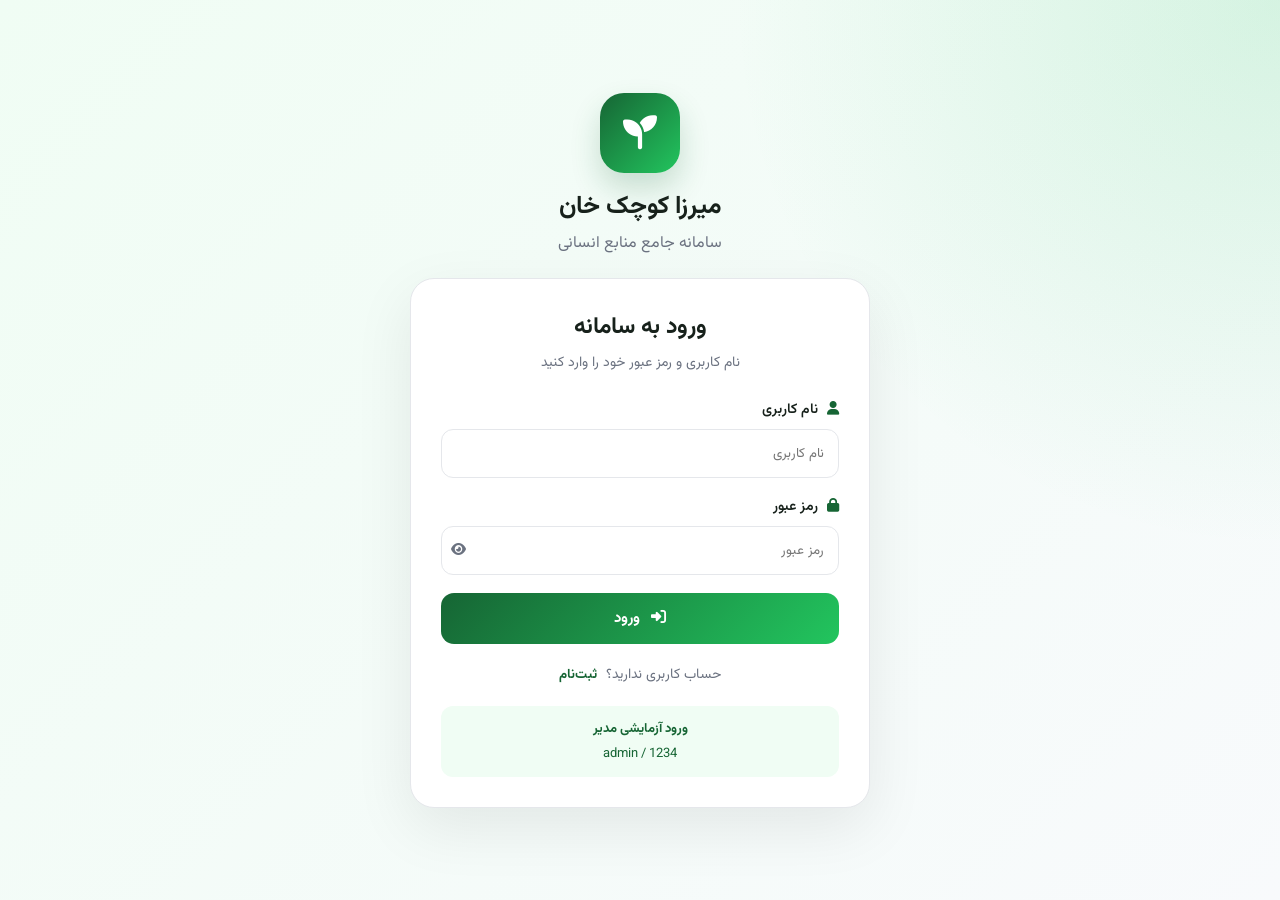
<file: index.html>
<!DOCTYPE html>
<html lang="fa" dir="rtl">
<head>
    <meta charset="UTF-8">
    <meta name="viewport" content="width=device-width, initial-scale=1.0">
    <meta name="theme-color" content="#166534">

    <title>سامانه جامع منابع انسانی و حضور و غیاب میرزا کوچک خان</title>

    <link rel="preconnect" href="https://fonts.googleapis.com">
    <link rel="preconnect" href="https://fonts.gstatic.com" crossorigin>

    <link
        href="https://fonts.googleapis.com/css2?family=Vazirmatn:wght@300;400;500;600;700;800;900&display=swap"
        rel="stylesheet"
    >

    <link
        rel="stylesheet"
        href="https://cdnjs.cloudflare.com/ajax/libs/font-awesome/6.5.2/css/all.min.css"
    >

    <link rel="stylesheet" href="style.css">
</head>

<body>

<!-- =========================
     LOGIN
========================= -->

<div id="authPage" class="auth-page">

    <div class="auth-container">

        <div class="auth-brand">

            <div class="auth-logo">
                <i class="fa-solid fa-seedling"></i>
            </div>

            <h1>میرزا کوچک خان</h1>

            <p>
                سامانه جامع منابع انسانی
            </p>

        </div>


        <!-- LOGIN -->

        <div id="loginBox" class="auth-box">

            <div class="auth-title">
                <h2>ورود به سامانه</h2>

                <p>
                    نام کاربری و رمز عبور خود را وارد کنید
                </p>
            </div>


            <form id="loginForm">

                <div class="input-group">

                    <label>
                        <i class="fa-solid fa-user"></i>
                        نام کاربری
                    </label>

                    <input
                        id="loginUsername"
                        type="text"
                        required
                        placeholder="نام کاربری"
                    >

                </div>


                <div class="input-group">

                    <label>
                        <i class="fa-solid fa-lock"></i>
                        رمز عبور
                    </label>

                    <div class="password-input">

                        <input
                            id="loginPassword"
                            type="password"
                            required
                            placeholder="رمز عبور"
                        >

                        <button
                            type="button"
                            class="password-toggle"
                            data-target="loginPassword"
                        >
                            <i class="fa-solid fa-eye"></i>
                        </button>

                    </div>

                </div>


                <button
                    class="auth-btn"
                    type="submit"
                >
                    <i class="fa-solid fa-right-to-bracket"></i>
                    ورود
                </button>

            </form>


            <div class="auth-help">
                <span>حساب کاربری ندارید؟</span>

                <button
                    id="showRegisterBtn"
                    type="button"
                    class="link-btn"
                >
                    ثبت‌نام
                </button>
            </div>


            <div class="demo-login">

                <strong>ورود آزمایشی مدیر</strong>

                <span>
                    admin / 1234
                </span>

            </div>

        </div>


        <!-- REGISTER -->

        <div id="registerBox" class="auth-box hidden">

            <div class="auth-title">

                <h2>
                    ثبت‌نام کارمند
                </h2>

                <p>
                    اطلاعات اولیه خود را وارد کنید
                </p>

            </div>


            <form id="registerForm">

                <div class="input-group">

                    <label>
                        <i class="fa-solid fa-user"></i>
                        نام و نام خانوادگی
                    </label>

                    <input
                        id="registerName"
                        required
                        placeholder="مثلاً علی احمدی"
                    >

                </div>


                <div class="input-group">

                    <label>
                        <i class="fa-solid fa-id-card"></i>
                        کد ملی
                    </label>

                    <input
                        id="registerNationalCode"
                        required
                        maxlength="10"
                        placeholder="مثلاً 0012345678"
                    >

                </div>


                <div class="input-group">

                    <label>
                        <i class="fa-solid fa-user-tag"></i>
                        نام کاربری
                    </label>

                    <input
                        id="registerUsername"
                        required
                        placeholder="نام کاربری"
                    >

                </div>


                <div class="input-group">

                    <label>
                        <i class="fa-solid fa-lock"></i>
                        رمز عبور
                    </label>

                    <input
                        id="registerPassword"
                        type="password"
                        required
                        minlength="4"
                        placeholder="حداقل ۴ کاراکتر"
                    >

                </div>


                <button
                    class="auth-btn"
                    type="submit"
                >
                    <i class="fa-solid fa-user-plus"></i>
                    ثبت‌نام
                </button>

            </form>


            <div class="auth-help">

                <span>
                    قبلاً ثبت‌نام کرده‌اید؟
                </span>

                <button
                    id="showLoginBtn"
                    type="button"
                    class="link-btn"
                >
                    ورود
                </button>

            </div>

        </div>

    </div>

</div>


<!-- =========================
     APPLICATION
========================= -->

<div id="app" class="app hidden">

    <div
        id="menuOverlay"
        class="menu-overlay"
    ></div>


    <button
        id="mobileMenuBtn"
        class="mobile-menu-btn"
        type="button"
    >
        <i class="fa-solid fa-bars"></i>
    </button>


    <!-- SIDEBAR -->

    <aside id="sidebar" class="sidebar">

        <div class="brand">

            <div class="brand-logo">
                <i class="fa-solid fa-seedling"></i>
            </div>

            <div class="brand-text">

                <strong>
                    میرزا کوچک خان
                </strong>

                <span>
                    سامانه جامع منابع انسانی
                </span>

            </div>

        </div>


        <!-- ADMIN MENU -->

        <nav
            id="adminMenu"
            class="sidebar-menu"
        >

            <button
                class="menu-item active"
                data-page="dashboard"
                type="button"
            >
                <span class="menu-icon">
                    <i class="fa-solid fa-chart-pie"></i>
                </span>

                <span>داشبورد</span>
            </button>


            <button
                class="menu-item"
                data-page="employees"
                type="button"
            >
                <span class="menu-icon">
                    <i class="fa-solid fa-users"></i>
                </span>

                <span>کارکنان</span>

                <span
                    id="employeeMenuBadge"
                    class="menu-badge"
                >
                    0
                </span>
            </button>


            <button
                class="menu-item"
                data-page="attendance"
                type="button"
            >
                <span class="menu-icon">
                    <i class="fa-solid fa-clock"></i>
                </span>

                <span>حضور و غیاب</span>
            </button>


            <button
                class="menu-item"
                data-page="leave"
                type="button"
            >
                <span class="menu-icon">
                    <i class="fa-solid fa-calendar-days"></i>
                </span>

                <span>مرخصی</span>

                <span
                    id="leaveMenuBadge"
                    class="menu-badge warning"
                >
                    0
                </span>
            </button>


            <button
                class="menu-item"
                data-page="payroll"
                type="button"
            >
                <span class="menu-icon">
                    <i class="fa-solid fa-money-bill-wave"></i>
                </span>

                <span>حقوق و کسورات</span>
            </button>


            <button
                class="menu-item"
                data-page="reports"
                type="button"
            >
                <span class="menu-icon">
                    <i class="fa-solid fa-chart-column"></i>
                </span>

                <span>گزارش‌ها</span>
            </button>

        </nav>


        <!-- EMPLOYEE MENU -->

        <nav
            id="employeeMenu"
            class="sidebar-menu hidden"
        >

            <button
                class="menu-item active"
                data-page="myProfile"
                type="button"
            >
                <span class="menu-icon">
                    <i class="fa-solid fa-user"></i>
                </span>

                <span>پروفایل من</span>
            </button>


            <button
                class="menu-item"
                data-page="myAttendance"
                type="button"
            >
                <span class="menu-icon">
                    <i class="fa-solid fa-clock"></i>
                </span>

                <span>حضور و غیاب من</span>
            </button>


            <button
                class="menu-item"
                data-page="myLeave"
                type="button"
            >
                <span class="menu-icon">
                    <i class="fa-solid fa-calendar-days"></i>
                </span>

                <span>مرخصی من</span>
            </button>


            <button
                class="menu-item"
                data-page="myPayroll"
                type="button"
            >
                <span class="menu-icon">
                    <i class="fa-solid fa-money-bill-wave"></i>
                </span>

                <span>حقوق من</span>
            </button>

        </nav>


        <div class="sidebar-footer">

            <div>
                سامانه منابع انسانی
            </div>

            <small>
                MIRZA KHAN HR
            </small>

        </div>

    </aside>


    <!-- MAIN -->

    <div class="main-layout">

        <header class="topbar">

            <div class="topbar-title">

                <h1 id="pageTitle">
                    داشبورد
                </h1>

                <span id="pageSubtitle">
                    مدیریت جامع منابع انسانی
                </span>

            </div>


            <div class="topbar-actions">

                <button
                    id="notificationButton"
                    class="icon-button"
                    type="button"
                >
                    <i class="fa-regular fa-bell"></i>

                    <span id="notificationBadge">
                        0
                    </span>
                </button>


                <button
                    id="profileButton"
                    class="user-button"
                    type="button"
                >

                    <span
                        id="topAvatar"
                        class="user-avatar"
                    >
                        م
                    </span>

                    <span class="user-info">

                        <strong id="topUserName">
                            مدیر سیستم
                        </strong>

                        <small id="topUserRole">
                            مدیریت منابع انسانی
                        </small>

                    </span>

                </button>


                <button
                    id="logoutBtn"
                    class="logout-btn"
                    type="button"
                    title="خروج"
                >
                    <i class="fa-solid fa-right-from-bracket"></i>
                </button>

            </div>

        </header>


        <main class="content">


            <!-- =========================
                 ADMIN DASHBOARD
            ========================== -->

            <section
                id="page-dashboard"
                class="page active-page"
            >

                <div class="dashboard-hero">

                    <div class="hero-content">

                        <span class="hero-label">
                            <i class="fa-solid fa-leaf"></i>
                            سامانه جامع منابع انسانی
                        </span>

                        <h2>
                            مدیریت هوشمند
                            <span class="green-text">
                                سرمایه انسانی
                            </span>
                        </h2>

                        <p>
                            مدیریت کارکنان، حضور و غیاب،
                            مرخصی، حقوق و کسورات در یک سامانه یکپارچه.
                        </p>

                        <div class="hero-actions">

                            <button
                                class="primary-btn"
                                data-page="employees"
                                type="button"
                            >
                                <i class="fa-solid fa-users"></i>
                                مدیریت کارکنان
                            </button>

                            <button
                                class="secondary-btn"
                                data-page="attendance"
                                type="button"
                            >
                                <i class="fa-solid fa-clock"></i>
                                حضور و غیاب
                            </button>

                        </div>

                    </div>


                    <div class="hero-decoration">

                        <div class="hero-circle circle-one"></div>
                        <div class="hero-circle circle-two"></div>

                        <i class="fa-solid fa-seedling"></i>

                    </div>

                </div>


                <div class="stats-grid">

                    <div class="stat-card green-card">

                        <div class="stat-icon">
                            <i class="fa-solid fa-users"></i>
                        </div>

                        <h3 id="totalEmployees">0</h3>

                        <p>کل کارکنان</p>

                    </div>


                    <div class="stat-card success-card">

                        <div class="stat-icon">
                            <i class="fa-solid fa-user-check"></i>
                        </div>

                        <h3 id="presentEmployees">0</h3>

                        <p>حاضر امروز</p>

                    </div>


                    <div class="stat-card danger-card">

                        <div class="stat-icon">
                            <i class="fa-solid fa-user-xmark"></i>
                        </div>

                        <h3 id="absentEmployees">0</h3>

                        <p>غایب امروز</p>

                    </div>


                    <div class="stat-card warning-card">

                        <div class="stat-icon">
                            <i class="fa-solid fa-person-walking-arrow-right"></i>
                        </div>

                        <h3 id="lateEmployees">0</h3>

                        <p>تأخیر امروز</p>

                    </div>

                </div>


                <div class="dashboard-grid">

                    <div class="card">

                        <div class="section-card-header">

                            <h3>
                                کارکنان اخیر
                            </h3>

                            <button
                                class="text-button"
                                data-page="employees"
                                type="button"
                            >
                                مشاهده همه
                                <i class="fa-solid fa-arrow-left"></i>
                            </button>

                        </div>

                        <div id="recentEmployees"></div>

                    </div>


                    <div class="card">

                        <div class="section-card-header">

                            <h3>
                                فعالیت‌های اخیر
                            </h3>

                        </div>

                        <div id="recentActivities"></div>

                    </div>

                </div>

            </section>


            <!-- =========================
                 EMPLOYEES
            ========================== -->

            <section
                id="page-employees"
                class="page"
            >

                <div class="page-toolbar">

                    <div>

                        <h2 class="section-title">
                            مدیریت کارکنان
                        </h2>

                        <p class="section-subtitle">
                            ثبت، ویرایش و مدیریت اطلاعات کارکنان
                        </p>

                    </div>


                    <button
                        id="addEmployeeBtn"
                        class="primary-btn"
                        type="button"
                    >
                        <i class="fa-solid fa-user-plus"></i>
                        افزودن کارمند
                    </button>

                </div>


                <div class="card">

                    <div class="table-header">

                        <div class="search-box">

                            <i class="fa-solid fa-magnifying-glass"></i>

                            <input
                                id="employeeSearch"
                                type="search"
                                placeholder="جستجوی نام، کد ملی یا کد پرسنلی..."
                            >

                        </div>


                        <select
                            id="employeeDepartmentFilter"
                            class="filter-select"
                        >

                            <option value="">
                                همه واحدها
                            </option>

                            <option>منابع انسانی</option>
                            <option>مالی</option>
                            <option>تولید</option>
                            <option>فنی</option>
                            <option>اداری</option>
                            <option>حراست</option>

                        </select>

                    </div>


                    <div class="table-container">

                        <table>

                            <thead>

                                <tr>

                                    <th>کارمند</th>
                                    <th>کد پرسنلی</th>
                                    <th>واحد</th>
                                    <th>سمت</th>
                                    <th>وضعیت</th>
                                    <th>عملیات</th>

                                </tr>

                            </thead>

                            <tbody id="employeesTableBody"></tbody>

                        </table>

                    </div>

                </div>

            </section>


            <!-- =========================
                 ATTENDANCE
            ========================== -->

            <section
                id="page-attendance"
                class="page"
            >

                <div class="page-toolbar">

                    <div>

                        <h2 class="section-title">
                            حضور و غیاب کارکنان
                        </h2>

                        <p class="section-subtitle">
                            مدیر می‌تواند وضعیت حضور هر کارمند را ثبت کند
                        </p>

                    </div>

                    <input
                        id="attendanceDate"
                        class="date-input"
                        type="date"
                    >

                </div>


                <div class="attendance-stats">

                    <div class="attendance-stat">
                        <strong id="attendancePresent">0</strong>
                        <span>حاضر</span>
                    </div>

                    <div class="attendance-stat">
                        <strong id="attendanceAbsent">0</strong>
                        <span>غایب</span>
                    </div>

                    <div class="attendance-stat">
                        <strong id="attendanceLate">0</strong>
                        <span>تأخیر</span>
                    </div>

                    <div class="attendance-stat">
                        <strong id="attendanceLeave">0</strong>
                        <span>مرخصی</span>
                    </div>

                </div>


                <div class="card">

                    <div class="table-container">

                        <table>

                            <thead>

                                <tr>

                                    <th>کارمند</th>
                                    <th>ورود</th>
                                    <th>خروج</th>
                                    <th>وضعیت</th>
                                    <th>عملیات</th>

                                </tr>

                            </thead>

                            <tbody id="attendanceTableBody"></tbody>

                        </table>

                    </div>

                </div>

            </section>


            <!-- =========================
                 LEAVE ADMIN
            ========================== -->

            <section
                id="page-leave"
                class="page"
            >

                <div class="page-toolbar">

                    <div>

                        <h2 class="section-title">
                            مدیریت مرخصی
                        </h2>

                        <p class="section-subtitle">
                            بررسی و تأیید درخواست‌های کارکنان
                        </p>

                    </div>

                    <button
                        id="addLeaveBtn"
                        class="primary-btn"
                        type="button"
                    >
                        <i class="fa-solid fa-calendar-plus"></i>
                        ثبت درخواست
                    </button>

                </div>


                <div class="leave-stats">

                    <div class="leave-stat">
                        <strong id="pendingLeaves">0</strong>
                        <span>در انتظار بررسی</span>
                    </div>

                    <div class="leave-stat">
                        <strong id="approvedLeaves">0</strong>
                        <span>تأیید شده</span>
                    </div>

                    <div class="leave-stat">
                        <strong id="rejectedLeaves">0</strong>
                        <span>رد شده</span>
                    </div>

                    <div class="leave-stat">
                        <strong id="totalLeaveDays">0</strong>
                        <span>مجموع روزها</span>
                    </div>

                </div>


                <div class="card">

                    <div class="table-container">

                        <table>

                            <thead>

                                <tr>
                                    <th>کارمند</th>
                                    <th>نوع</th>
                                    <th>شروع</th>
                                    <th>پایان</th>
                                    <th>روز</th>
                                    <th>وضعیت</th>
                                    <th>عملیات</th>
                                </tr>

                            </thead>

                            <tbody id="leaveTableBody"></tbody>

                        </table>

                    </div>

                </div>

            </section>


            <!-- =========================
                 PAYROLL
            ========================== -->

            <section
                id="page-payroll"
                class="page"
            >

                <div class="page-toolbar">

                    <div>

                        <h2 class="section-title">
                            حقوق و کسورات
                        </h2>

                        <p class="section-subtitle">
                            مدیر می‌تواند حقوق، مزایا و کسورات را ویرایش کند
                        </p>

                    </div>

                    <button
                        id="calculatePayrollBtn"
                        class="primary-btn"
                        type="button"
                    >
                        <i class="fa-solid fa-calculator"></i>
                        محاسبه حقوق
                    </button>

                </div>


                <div class="payroll-summary">

                    <div class="payroll-summary-card">
                        <span>مجموع حقوق ناخالص</span>
                        <strong id="grossPayroll">۰ تومان</strong>
                    </div>

                    <div class="payroll-summary-card">
                        <span>مجموع کسورات</span>
                        <strong id="deductionPayroll">۰ تومان</strong>
                    </div>

                    <div class="payroll-summary-card">
                        <span>حقوق خالص</span>
                        <strong id="netPayroll">۰ تومان</strong>
                    </div>

                </div>


                <div class="card">

                    <div class="table-container">

                        <table>

                            <thead>

                                <tr>
                                    <th>کارمند</th>
                                    <th>حقوق پایه</th>
                                    <th>اضافه‌کاری</th>
                                    <th>پاداش</th>
                                    <th>کسورات</th>
                                    <th>خالص پرداختی</th>
                                    <th>عملیات</th>
                                </tr>

                            </thead>

                            <tbody id="payrollTableBody"></tbody>

                        </table>

                    </div>

                </div>

            </section>


            <!-- =========================
                 REPORTS
            ========================== -->

            <section
                id="page-reports"
                class="page"
            >

                <div class="page-toolbar">

                    <div>
                        <h2 class="section-title">گزارش‌ها</h2>

                        <p class="section-subtitle">
                            گزارش مدیریتی سامانه
                        </p>
                    </div>

                    <button
                        id="printReportBtn"
                        class="secondary-btn"
                        type="button"
                    >
                        <i class="fa-solid fa-print"></i>
                        چاپ گزارش
                    </button>

                </div>


                <div class="report-stats">

                    <div class="report-stat">
                        <strong id="reportEmployees">0</strong>
                        <span>کارکنان فعال</span>
                    </div>

                    <div class="report-stat">
                        <strong id="reportAttendance">0%</strong>
                        <span>نرخ حضور</span>
                    </div>

                    <div class="report-stat">
                        <strong id="reportLeaves">0</strong>
                        <span>درخواست مرخصی</span>
                    </div>

                    <div class="report-stat">
                        <strong id="reportPayroll">۰</strong>
                        <span>مجموع پرداختی</span>
                    </div>

                </div>


                <div class="report-grid">

                    <div class="card">

                        <div class="section-card-header">
                            <h3>وضعیت حضور</h3>
                        </div>

                        <div class="report-progress">

                            <div class="progress-label">
                                <span>نرخ حضور کارکنان</span>

                                <strong id="attendancePercent">
                                    0%
                                </strong>
                            </div>

                            <div class="progress">
                                <div
                                    id="attendanceProgress"
                                    class="progress-bar"
                                ></div>
                            </div>

                        </div>

                    </div>


                    <div class="card">

                        <div class="section-card-header">
                            <h3>واحدهای سازمانی</h3>
                        </div>

                        <div id="departmentReport"></div>

                    </div>

                </div>

            </section>


            <!-- =========================
                 MY PROFILE
            ========================== -->

            <section
                id="page-myProfile"
                class="page"
            >

                <div class="page-toolbar">

                    <div>

                        <h2 class="section-title">
                            پروفایل من
                        </h2>

                        <p class="section-subtitle">
                            مشاهده اطلاعات شخصی و شغلی
                        </p>

                    </div>

                </div>


                <div id="myProfileContent"></div>

            </section>


            <!-- =========================
                 MY ATTENDANCE
            ========================== -->

            <section
                id="page-myAttendance"
                class="page"
            >

                <div class="page-toolbar">

                    <div>

                        <h2 class="section-title">
                            حضور و غیاب من
                        </h2>

                        <p class="section-subtitle">
                            مشاهده سوابق حضور و غیاب
                        </p>

                    </div>

                </div>


                <div class="card">

                    <div class="table-container">

                        <table>

                            <thead>

                                <tr>
                                    <th>تاریخ</th>
                                    <th>ورود</th>
                                    <th>خروج</th>
                                    <th>وضعیت</th>
                                </tr>

                            </thead>

                            <tbody id="myAttendanceBody"></tbody>

                        </table>

                    </div>

                </div>

            </section>


            <!-- =========================
                 MY LEAVE
            ========================== -->

            <section
                id="page-myLeave"
                class="page"
            >

                <div class="page-toolbar">

                    <div>

                        <h2 class="section-title">
                            مرخصی من
                        </h2>

                        <p class="section-subtitle">
                            ثبت و پیگیری درخواست مرخصی
                        </p>

                    </div>


                    <button
                        id="employeeRequestLeaveBtn"
                        class="primary-btn"
                        type="button"
                    >
                        <i class="fa-solid fa-calendar-plus"></i>
                        درخواست مرخصی
                    </button>

                </div>


                <div class="card">

                    <div class="table-container">

                        <table>

                            <thead>

                                <tr>
                                    <th>نوع</th>
                                    <th>شروع</th>
                                    <th>پایان</th>
                                    <th>روز</th>
                                    <th>وضعیت</th>
                                </tr>

                            </thead>

                            <tbody id="myLeaveBody"></tbody>

                        </table>

                    </div>

                </div>

            </section>


            <!-- =========================
                 MY PAYROLL
            ========================== -->

            <section
                id="page-myPayroll"
                class="page"
            >

                <div class="page-toolbar">

                    <div>

                        <h2 class="section-title">
                            حقوق من
                        </h2>

                        <p class="section-subtitle">
                            مشاهده حقوق، مزایا و کسورات
                        </p>

                    </div>

                </div>


                <div id="myPayrollContent"></div>

            </section>


        </main>

    </div>


    <!-- =========================
         EMPLOYEE MODAL
    ========================== -->

    <div
        id="employeeModal"
        class="modal"
    >

        <div class="modal-content">

            <div class="modal-header">

                <div>
                    <h3 id="employeeModalTitle">
                        افزودن کارمند
                    </h3>

                    <p>
                        اطلاعات کامل کارمند
                    </p>
                </div>

                <button
                    class="close-modal"
                    data-close="employeeModal"
                    type="button"
                >
                    <i class="fa-solid fa-xmark"></i>
                </button>

            </div>


            <form id="employeeForm">

                <input id="employeeId" type="hidden">

                <div class="form-grid">

                    <div class="form-group">
                        <label>نام و نام خانوادگی</label>
                        <input id="employeeName" required>
                    </div>

                    <div class="form-group">
                        <label>کد ملی</label>
                        <input id="employeeNationalCode" required>
                    </div>

                    <div class="form-group">
                        <label>کد پرسنلی</label>
                        <input id="employeeCode" required>
                    </div>

                    <div class="form-group">
                        <label>تاریخ تولد</label>
                        <input id="employeeBirthDate" type="date">
                    </div>

                    <div class="form-group">
                        <label>واحد سازمانی</label>

                        <select id="employeeDepartment" required>
                            <option value="">انتخاب واحد</option>
                            <option>منابع انسانی</option>
                            <option>مالی</option>
                            <option>تولید</option>
                            <option>فنی</option>
                            <option>اداری</option>
                            <option>حراست</option>
                        </select>
                    </div>

                    <div class="form-group">
                        <label>سمت</label>
                        <input id="employeePosition" required>
                    </div>

                    <div class="form-group">
                        <label>شماره تماس</label>
                        <input id="employeePhone" type="tel">
                    </div>

                    <div class="form-group">
                        <label>تاریخ استخدام</label>
                        <input id="employeeHireDate" type="date">
                    </div>

                    <div class="form-group">
                        <label>حقوق پایه</label>
                        <input
                            id="employeeSalary"
                            type="number"
                            min="0"
                        >
                    </div>

                    <div class="form-group">
                        <label>وضعیت</label>

                        <select id="employeeStatus">
                            <option value="active">فعال</option>
                            <option value="inactive">غیرفعال</option>
                        </select>
                    </div>

                </div>


                <div class="form-actions">

                    <button
                        class="primary-btn"
                        type="submit"
                    >
                        <i class="fa-solid fa-check"></i>
                        ذخیره اطلاعات
                    </button>

                    <button
                        class="secondary-btn"
                        data-close="employeeModal"
                        type="button"
                    >
                        انصراف
                    </button>

                </div>

            </form>

        </div>

    </div>


    <!-- =========================
         LEAVE MODAL
    ========================== -->

    <div
        id="leaveModal"
        class="modal"
    >

        <div class="modal-content">

            <div class="modal-header">

                <div>
                    <h3>ثبت درخواست مرخصی</h3>

                    <p>
                        اطلاعات درخواست را وارد کنید
                    </p>
                </div>

                <button
                    class="close-modal"
                    data-close="leaveModal"
                    type="button"
                >
                    <i class="fa-solid fa-xmark"></i>
                </button>

            </div>


            <form id="leaveForm">

                <div class="form-grid">

                    <div class="form-group">

                        <label>کارمند</label>

                        <select
                            id="leaveEmployee"
                            required
                        ></select>

                    </div>


                    <div class="form-group">

                        <label>نوع مرخصی</label>

                        <select id="leaveType">

                            <option>استحقاقی</option>
                            <option>استعلاجی</option>
                            <option>بدون حقوق</option>
                            <option>ساعتی</option>

                        </select>

                    </div>


                    <div class="form-group">

                        <label>تاریخ شروع</label>

                        <input
                            id="leaveStart"
                            type="date"
                            required
                        >

                    </div>


                    <div class="form-group">

                        <label>تاریخ پایان</label>

                        <input
                            id="leaveEnd"
                            type="date"
                            required
                        >

                    </div>


                    <div class="form-group full">

                        <label>توضیحات</label>

                        <textarea
                            id="leaveDescription"
                            rows="4"
                        ></textarea>

                    </div>

                </div>


                <div class="form-actions">

                    <button
                        class="primary-btn"
                        type="submit"
                    >
                        <i class="fa-solid fa-paper-plane"></i>
                        ثبت درخواست
                    </button>

                    <button
                        class="secondary-btn"
                        data-close="leaveModal"
                        type="button"
                    >
                        انصراف
                    </button>

                </div>

            </form>

        </div>

    </div>


    <!-- =========================
         ATTENDANCE MODAL
    ========================== -->

    <div
        id="attendanceModal"
        class="modal"
    >

        <div class="modal-content small-modal">

            <div class="modal-header">

                <div>
                    <h3>ثبت حضور و غیاب</h3>
                    <p>وضعیت کارمند را ثبت کنید</p>
                </div>

                <button
                    class="close-modal"
                    data-close="attendanceModal"
                    type="button"
                >
                    <i class="fa-solid fa-xmark"></i>
                </button>

            </div>


            <form id="attendanceForm">

                <input id="attendanceEmployeeId" type="hidden">


                <div class="form-group">

                    <label>وضعیت</label>

                    <select id="attendanceStatus">

                        <option value="present">
                            حاضر
                        </option>

                        <option value="late">
                            تأخیر
                        </option>

                        <option value="absent">
                            غایب
                        </option>

                        <option value="leave">
                            مرخصی
                        </option>

                    </select>

                </div>


                <div class="form-grid">

                    <div class="form-group">

                        <label>ساعت ورود</label>

                        <input
                            id="attendanceIn"
                            type="time"
                        >

                    </div>


                    <div class="form-group">

                        <label>ساعت خروج</label>

                        <input
                            id="attendanceOut"
                            type="time"
                        >

                    </div>

                </div>


                <div class="form-actions">

                    <button
                        class="primary-btn"
                        type="submit"
                    >
                        <i class="fa-solid fa-check"></i>
                        ثبت وضعیت
                    </button>

                    <button
                        class="secondary-btn"
                        data-close="attendanceModal"
                        type="button"
                    >
                        انصراف
                    </button>

                </div>

            </form>

        </div>

    </div>


    <!-- =========================
         PAYROLL MODAL
    ========================== -->

    <div
        id="payrollModal"
        class="modal"
    >

        <div class="modal-content">

            <div class="modal-header">

                <div>
                    <h3>ویرایش حقوق و کسورات</h3>

                    <p>
                        اطلاعات پرداختی کارمند
                    </p>
                </div>

                <button
                    class="close-modal"
                    data-close="payrollModal"
                    type="button"
                >
                    <i class="fa-solid fa-xmark"></i>
                </button>

            </div>


            <form id="payrollForm">

                <input
                    id="payrollEmployeeId"
                    type="hidden"
                >


                <div class="form-grid">

                    <div class="form-group">
                        <label>حقوق پایه</label>
                        <input id="payrollBase" type="number" min="0">
                    </div>

                    <div class="form-group">
                        <label>اضافه‌کاری</label>
                        <input id="payrollOvertime" type="number" min="0">
                    </div>

                    <div class="form-group">
                        <label>پاداش</label>
                        <input id="payrollBonus" type="number" min="0">
                    </div>

                    <div class="form-group">
                        <label>بیمه</label>
                        <input id="payrollInsurance" type="number" min="0">
                    </div>

                    <div class="form-group">
                        <label>مالیات</label>
                        <input id="payrollTax" type="number" min="0">
                    </div>

                    <div class="form-group">
                        <label>سایر کسورات</label>
                        <input id="payrollOther" type="number" min="0">
                    </div>

                </div>


                <div class="payroll-preview">

                    <span>
                        حقوق خالص:
                    </span>

                    <strong id="payrollNetPreview">
                        ۰ تومان
                    </strong>

                </div>


                <div class="form-actions">

                    <button
                        class="primary-btn"
                        type="submit"
                    >
                        <i class="fa-solid fa-floppy-disk"></i>
                        ذخیره
                    </button>

                    <button
                        class="secondary-btn"
                        data-close="payrollModal"
                        type="button"
                    >
                        انصراف
                    </button>

                </div>

            </form>

        </div>

    </div>


    <!-- TOAST -->

    <div id="toast" class="toast">

        <div id="toastIcon">
            <i class="fa-solid fa-check"></i>
        </div>

        <div>

            <strong id="toastTitle">
                موفق
            </strong>

            <p id="toastMessage">
                عملیات با موفقیت انجام شد.
            </p>

        </div>

    </div>

</div>


<script src="app.js"></script>

</body>
        </html>
</file>
<file: style.css>
* {
    box-sizing: border-box;
    margin: 0;
    padding: 0;
}

:root {
    --green: #166534;
    --green-dark: #14532d;
    --green-light: #22c55e;
    --green-soft: #f0fdf4;

    --text: #17211b;
    --muted: #6b7280;

    --bg: #f5f7f6;
    --white: #ffffff;
    --border: #e5e7eb;

    --danger: #dc2626;
    --warning: #d97706;
    --blue: #2563eb;

    --shadow:
        0 10px 30px rgba(0, 0, 0, 0.06);

    --radius: 18px;
}

html {
    scroll-behavior: smooth;
}

body {
    font-family: "Vazirmatn", sans-serif;
    background: var(--bg);
    color: var(--text);
}

button,
input,
select,
textarea {
    font-family: inherit;
}

button {
    cursor: pointer;
}

.hidden {
    display: none !important;
}


/* =========================
   AUTH
========================= */

.auth-page {
    min-height: 100vh;
    display: flex;
    justify-content: center;
    align-items: center;
    padding: 25px;
    background:
        radial-gradient(
            circle at top right,
            rgba(34, 197, 94, .15),
            transparent 35%
        ),
        linear-gradient(
            135deg,
            #f0fdf4,
            #f8fafc
        );
}

.auth-container {
    width: 100%;
    max-width: 460px;
}

.auth-brand {
    text-align: center;
    margin-bottom: 22px;
}

.auth-logo {
    width: 80px;
    height: 80px;
    border-radius: 24px;
    background: linear-gradient(
        135deg,
        var(--green),
        var(--green-light)
    );
    color: white;
    display: flex;
    align-items: center;
    justify-content: center;
    margin: auto;
    font-size: 34px;
    box-shadow: 0 15px 30px rgba(22, 101, 52, .2);
}

.auth-brand h1 {
    margin-top: 14px;
    font-size: 25px;
}

.auth-brand p {
    color: var(--muted);
    margin-top: 5px;
}

.auth-box {
    background: white;
    border: 1px solid var(--border);
    border-radius: 24px;
    padding: 30px;
    box-shadow: 0 20px 60px rgba(0, 0, 0, .08);
}

.auth-title {
    text-align: center;
    margin-bottom: 25px;
}

.auth-title h2 {
    font-size: 23px;
}

.auth-title p {
    color: var(--muted);
    margin-top: 7px;
    font-size: 14px;
}

.input-group {
    margin-bottom: 18px;
}

.input-group label {
    display: block;
    margin-bottom: 8px;
    font-size: 14px;
    font-weight: 600;
}

.input-group label i {
    color: var(--green);
    margin-left: 5px;
}

.input-group input {
    width: 100%;
    border: 1px solid var(--border);
    border-radius: 12px;
    padding: 13px 14px;
    outline: none;
    transition: .2s;
}

.input-group input:focus {
    border-color: var(--green);
    box-shadow: 0 0 0 4px rgba(22, 101, 52, .08);
}

.password-input {
    position: relative;
}

.password-input input {
    padding-left: 45px;
}

.password-toggle {
    position: absolute;
    left: 10px;
    top: 50%;
    transform: translateY(-50%);
    background: none;
    border: none;
    color: var(--muted);
}

.auth-btn {
    width: 100%;
    border: none;
    border-radius: 13px;
    padding: 14px;
    background: linear-gradient(
        135deg,
        var(--green),
        var(--green-light)
    );
    color: white;
    font-weight: 700;
    font-size: 15px;
}

.auth-btn i {
    margin-left: 7px;
}

.auth-help {
    margin-top: 20px;
    text-align: center;
    color: var(--muted);
    font-size: 14px;
}

.link-btn {
    background: none;
    border: none;
    color: var(--green);
    font-weight: 700;
    margin-right: 5px;
}

.demo-login {
    margin-top: 20px;
    padding: 13px;
    background: var(--green-soft);
    border-radius: 12px;
    text-align: center;
    color: var(--green);
    font-size: 13px;
}

.demo-login span {
    display: block;
    margin-top: 5px;
    direction: ltr;
}


/* =========================
   APP
========================= */

.app {
    min-height: 100vh;
}

.sidebar {
    position: fixed;
    right: 0;
    top: 0;
    bottom: 0;
    width: 270px;
    background: white;
    border-left: 1px solid var(--border);
    z-index: 100;
    display: flex;
    flex-direction: column;
}

.brand {
    padding: 25px 20px;
    display: flex;
    align-items: center;
    gap: 12px;
    border-bottom: 1px solid var(--border);
}

.brand-logo {
    width: 46px;
    height: 46px;
    border-radius: 14px;
    background: var(--green);
    color: white;
    display: flex;
    justify-content: center;
    align-items: center;
    font-size: 20px;
}

.brand-text {
    display: flex;
    flex-direction: column;
}

.brand-text strong {
    font-size: 15px;
}

.brand-text span {
    color: var(--muted);
    font-size: 11px;
    margin-top: 3px;
}

.sidebar-menu {
    padding: 15px 12px;
}

.menu-item {
    width: 100%;
    border: none;
    background: transparent;
    padding: 12px 13px;
    margin-bottom: 5px;
    border-radius: 12px;
    display: flex;
    align-items: center;
    gap: 11px;
    color: #4b5563;
    text-align: right;
    transition: .2s;
}

.menu-item:hover {
    background: #f0fdf4;
    color: var(--green);
}

.menu-item.active {
    background: var(--green);
    color: white;
    box-shadow: 0 7px 15px rgba(22, 101, 52, .15);
}

.menu-icon {
    width: 25px;
    text-align: center;
}

.menu-badge,
.notification-menu-badge {
    margin-right: auto;
    min-width: 22px;
    height: 22px;
    padding: 0 6px;
    border-radius: 20px;
    display: flex;
    align-items: center;
    justify-content: center;
    font-size: 11px;
    background: #dcfce7;
    color: var(--green);
}

.menu-badge.warning {
    background: #fef3c7;
    color: var(--warning);
}

.sidebar-footer {
    margin-top: auto;
    padding: 20px;
    border-top: 1px solid var(--border);
    color: var(--muted);
    font-size: 12px;
}

.sidebar-footer small {
    display: block;
    margin-top: 5px;
    direction: ltr;
}

.main-layout {
    margin-right: 270px;
    min-height: 100vh;
}

.topbar {
    height: 78px;
    background: white;
    border-bottom: 1px solid var(--border);
    padding: 0 30px;
    display: flex;
    align-items: center;
    justify-content: space-between;
}

.topbar-title h1 {
    font-size: 22px;
}

.topbar-title span {
    display: block;
    color: var(--muted);
    font-size: 12px;
    margin-top: 3px;
}

.topbar-actions {
    display: flex;
    align-items: center;
    gap: 10px;
}

.icon-button {
    position: relative;
    width: 42px;
    height: 42px;
    border: 1px solid var(--border);
    background: white;
    border-radius: 12px;
    color: #4b5563;
}

.icon-button span {
    position: absolute;
    top: -5px;
    left: -5px;
    min-width: 18px;
    height: 18px;
    background: var(--danger);
    color: white;
    border-radius: 50%;
    font-size: 10px;
    display: flex;
    justify-content: center;
    align-items: center;
}

.user-button {
    border: none;
    background: transparent;
    display: flex;
    align-items: center;
    gap: 9px;
    padding: 4px;
}

.user-avatar {
    width: 42px;
    height: 42px;
    background: var(--green-soft);
    color: var(--green);
    border-radius: 12px;
    display: flex;
    align-items: center;
    justify-content: center;
    font-weight: 800;
}

.user-info {
    display: flex;
    flex-direction: column;
    text-align: right;
}

.user-info strong {
    font-size: 13px;
}

.user-info small {
    color: var(--muted);
    font-size: 10px;
}

.logout-btn {
    width: 42px;
    height: 42px;
    border: none;
    border-radius: 12px;
    background: #fef2f2;
    color: var(--danger);
}


/* =========================
   CONTENT
========================= */

.content {
    padding: 30px;
}

.page {
    display: none;
}

.page.active-page {
    display: block;
}

.dashboard-hero {
    min-height: 260px;
    border-radius: 24px;
    overflow: hidden;
    background:
        linear-gradient(
            120deg,
            #14532d,
            #166534
        );
    color: white;
    padding: 40px;
    position: relative;
    display: flex;
    align-items: center;
}

.hero-content {
    position: relative;
    z-index: 2;
    max-width: 650px;
}

.hero-label {
    font-size: 13px;
    opacity: .9;
}

.hero-label i {
    margin-left: 5px;
}

.dashboard-hero h2 {
    margin-top: 15px;
    font-size: 32px;
}

.green-text {
    color: #86efac;
}

.dashboard-hero p {
    margin-top: 12px;
    line-height: 2;
    opacity: .9;
}

.hero-actions {
    display: flex;
    gap: 10px;
    margin-top: 22px;
}

.hero-decoration {
    position: absolute;
    left: 80px;
    opacity: .15;
    font-size: 150px;
}

.hero-circle {
    position: absolute;
    border-radius: 50%;
    border: 1px solid white;
}

.circle-one {
    width: 230px;
    height: 230px;
    left: -80px;
    top: -100px;
}

.circle-two {
    width: 300px;
    height: 300px;
    left: -130px;
    top: -135px;
}

.stats-grid {
    display: grid;
    grid-template-columns: repeat(4, 1fr);
    gap: 18px;
    margin-top: 20px;
}

.stat-card {
    background: white;
    border: 1px solid var(--border);
    border-radius: 18px;
    padding: 20px;
    box-shadow: var(--shadow);
}

.stat-icon {
    width: 45px;
    height: 45px;
    border-radius: 13px;
    display: flex;
    align-items: center;
    justify-content: center;
    margin-bottom: 15px;
}

.green-card .stat-icon {
    background: #dcfce7;
    color: var(--green);
}

.success-card .stat-icon {
    background: #dbeafe;
    color: var(--blue);
}

.danger-card .stat-icon {
    background: #fee2e2;
    color: var(--danger);
}

.warning-card .stat-icon {
    background: #fef3c7;
    color: var(--warning);
}

.stat-card h3 {
    font-size: 27px;
}

.stat-card p {
    color: var(--muted);
    font-size: 13px;
    margin-top: 4px;
}

.dashboard-grid {
    display: grid;
    grid-template-columns: 1fr 1fr;
    gap: 20px;
    margin-top: 20px;
}

.card {
    background: white;
    border: 1px solid var(--border);
    border-radius: 18px;
    box-shadow: var(--shadow);
    overflow: hidden;
}

.section-card-header {
    padding: 20px;
    display: flex;
    align-items: center;
    justify-content: space-between;
    border-bottom: 1px solid var(--border);
}

.section-card-header h3 {
    font-size: 16px;
}

.text-button {
    border: none;
    background: none;
    color: var(--green);
    font-size: 12px;
}

.text-button i {
    margin-right: 5px;
}

.page-toolbar {
    display: flex;
    justify-content: space-between;
    align-items: center;
    margin-bottom: 20px;
}

.section-title {
    font-size: 24px;
}

.section-subtitle {
    color: var(--muted);
    font-size: 13px;
    margin-top: 5px;
}

.primary-btn,
.secondary-btn {
    border-radius: 11px;
    padding: 11px 17px;
    border: none;
    font-weight: 600;
    display: inline-flex;
    align-items: center;
    gap: 7px;
}

.primary-btn {
    background: var(--green);
    color: white;
}

.primary-btn:hover {
    background: var(--green-dark);
}

.secondary-btn {
    background: white;
    color: #374151;
    border: 1px solid var(--border);
}

.table-header {
    padding: 18px;
    display: flex;
    gap: 12px;
    border-bottom: 1px solid var(--border);
}

.search-box {
    flex: 1;
    position: relative;
}

.search-box i {
    position: absolute;
    right: 13px;
    top: 50%;
    transform: translateY(-50%);
    color: var(--muted);
}

.search-box input {
    width: 100%;
    border: 1px solid var(--border);
    border-radius: 11px;
    padding: 11px 40px 11px 12px;
    outline: none;
}

.filter-select,
.date-input {
    border: 1px solid var(--border);
    border-radius: 11px;
    background: white;
    padding: 10px 12px;
    outline: none;
}

.table-container {
    width: 100%;
    overflow-x: auto;
}

table {
    width: 100%;
    border-collapse: collapse;
    min-width: 750px;
}

th,
td {
    padding: 15px;
    border-bottom: 1px solid #f1f5f9;
    text-align: right;
    font-size: 13px;
}

th {
    background: #f8fafc;
    color: #64748b;
    font-weight: 600;
}

.employee-cell {
    display: flex;
    align-items: center;
    gap: 10px;
}

.employee-avatar {
    width: 38px;
    height: 38px;
    border-radius: 10px;
    background: #dcfce7;
    color: var(--green);
    display: flex;
    justify-content: center;
    align-items: center;
    font-weight: 700;
}

.employee-cell strong {
    display: block;
}

.employee-cell small {
    color: var(--muted);
}

.status {
    display: inline-flex;
    padding: 5px 9px;
    border-radius: 20px;
    font-size: 11px;
}

.status.active,
.status.present,
.status.approved {
    background: #dcfce7;
    color: #166534;
}

.status.inactive,
.status.absent,
.status.rejected {
    background: #fee2e2;
    color: #991b1b;
}

.status.late,
.status.pending {
    background: #fef3c7;
    color: #92400e;
}

.status.leave {
    background: #dbeafe;
    color: #1d4ed8;
}

.action-buttons {
    display: flex;
    gap: 5px;
}

.action-btn {
    width: 34px;
    height: 34px;
    border: none;
    border-radius: 9px;
    display: inline-flex;
    align-items: center;
    justify-content: center;
}

.action-btn.edit {
    background: #eff6ff;
    color: #2563eb;
}

.action-btn.delete {
    background: #fef2f2;
    color: #dc2626;
}

.action-btn.attendance {
    background: #f0fdf4;
    color: #166534;
}

.action-btn.approve {
    background: #dcfce7;
    color: #166534;
}

.action-btn.reject {
    background: #fee2e2;
    color: #dc2626;
}


/* =========================
   STATS
========================= */

.attendance-stats,
.leave-stats,
.report-stats {
    display: grid;
    grid-template-columns: repeat(4, 1fr);
    gap: 15px;
    margin-bottom: 20px;
}

.attendance-stat,
.leave-stat,
.report-stat {
    background: white;
    border: 1px solid var(--border);
    border-radius: 16px;
    padding: 20px;
    text-align: center;
}

.attendance-stat strong,
.leave-stat strong,
.report-stat strong {
    display: block;
    font-size: 26px;
    color: var(--green);
}

.attendance-stat span,
.leave-stat span,
.report-stat span {
    color: var(--muted);
    font-size: 12px;
}


/* =========================
   PAYROLL
========================= */

.payroll-summary {
    display: grid;
    grid-template-columns: repeat(3, 1fr);
    gap: 15px;
    margin-bottom: 20px;
}

.payroll-summary-card {
    background: white;
    border: 1px solid var(--border);
    border-radius: 16px;
    padding: 20px;
}

.payroll-summary-card span {
    color: var(--muted);
    font-size: 12px;
}

.payroll-summary-card strong {
    display: block;
    margin-top: 8px;
    font-size: 20px;
    color: var(--green);
}

.payroll-preview {
    margin-top: 20px;
    padding: 15px;
    border-radius: 12px;
    background: var(--green-soft);
    display: flex;
    justify-content: space-between;
}

.payroll-preview strong {
    color: var(--green);
}


/* =========================
   REPORT
========================= */

.report-grid {
    display: grid;
    grid-template-columns: 1fr 1fr;
    gap: 20px;
}

.report-progress {
    padding: 25px;
}

.progress-label {
    display: flex;
    justify-content: space-between;
    margin-bottom: 12px;
}

.progress {
    height: 12px;
    border-radius: 20px;
    background: #e5e7eb;
    overflow: hidden;
}

.progress-bar {
    height: 100%;
    background: var(--green);
    width: 0;
    transition: .4s;
}

.department-row {
    padding: 13px 20px;
    display: flex;
    justify-content: space-between;
    border-bottom: 1px solid var(--border);
}


/* =========================
   PROFILE
========================= */

.profile-card {
    background: white;
    border-radius: 20px;
    border: 1px solid var(--border);
    overflow: hidden;
}

.profile-cover {
    height: 120px;
    background: linear-gradient(
        135deg,
        var(--green-dark),
        var(--green-light)
    );
}

.profile-main {
    padding: 0 30px 30px;
}

.big-avatar {
    width: 95px;
    height: 95px;
    border-radius: 25px;
    background: white;
    border: 5px solid white;
    box-shadow: var(--shadow);
    margin-top: -48px;
    display: flex;
    align-items: center;
    justify-content: center;
    color: var(--green);
    font-size: 34px;
    font-weight: 800;
}

.profile-heading {
    margin-top: 12px;
}

.profile-heading h2 {
    font-size: 23px;
}

.profile-heading p {
    color: var(--muted);
    margin-top: 4px;
}

.profile-info-grid {
    margin-top: 25px;
    display: grid;
    grid-template-columns: repeat(3, 1fr);
    gap: 15px;
}

.profile-info {
    background: #f8fafc;
    border-radius: 13px;
    padding: 15px;
}

.profile-info span {
    display: block;
    color: var(--muted);
    font-size: 11px;
}

.profile-info strong {
    display: block;
    margin-top: 7px;
    font-size: 14px;
}


/* =========================
   MODAL
========================= */

.modal {
    position: fixed;
    inset: 0;
    z-index: 500;
    background: rgba(15, 23, 42, .55);
    display: none;
    align-items: center;
    justify-content: center;
    padding: 20px;
}

.modal.show {
    display: flex;
}

.modal-content {
    background: white;
    width: 100%;
    max-width: 720px;
    max-height: 90vh;
    overflow-y: auto;
    border-radius: 20px;
    box-shadow: 0 30px 80px rgba(0, 0, 0, .2);
}

.small-modal {
    max-width: 520px;
}

.modal-header {
    padding: 20px;
    border-bottom: 1px solid var(--border);
    display: flex;
    justify-content: space-between;
    align-items: center;
}

.modal-header h3 {
    font-size: 18px;
}

.modal-header p {
    color: var(--muted);
    font-size: 12px;
    margin-top: 4px;
}

.close-modal {
    width: 38px;
    height: 38px;
    border: none;
    border-radius: 10px;
    background: #f3f4f6;
}

.modal form {
    padding: 20px;
}

.form-grid {
    display: grid;
    grid-template-columns: 1fr 1fr;
    gap: 15px;
}

.form-group.full {
    grid-column: 1 / -1;
}

.form-group label {
    display: block;
    margin-bottom: 7px;
    font-size: 13px;
    font-weight: 600;
}

.form-group input,
.form-group select,
.form-group textarea {
    width: 100%;
    border: 1px solid var(--border);
    border-radius: 10px;
    padding: 11px;
    outline: none;
    resize: vertical;
}

.form-group input:focus,
.form-group select:focus,
.form-group textarea:focus {
    border-color: var(--green);
}

.form-actions {
    margin-top: 20px;
    display: flex;
    gap: 10px;
    justify-content: flex-start;
}


/* =========================
   TOAST
========================= */

.toast {
    position: fixed;
    left: 25px;
    bottom: 25px;
    width: 330px;
    background: white;
    border: 1px solid var(--border);
    border-radius: 15px;
    box-shadow: 0 15px 40px rgba(0, 0, 0, .15);
    padding: 14px;
    display: flex;
    align-items: center;
    gap: 12px;
    transform: translateX(-400px);
    transition: .3s;
    z-index: 1000;
}

.toast.show {
    transform: translateX(0);
}

#toastIcon {
    width: 40px;
    height: 40px;
    background: #dcfce7;
    color: var(--green);
    border-radius: 10px;
    display: flex;
    align-items: center;
    justify-content: center;
}

.toast strong {
    font-size: 13px;
}

.toast p {
    color: var(--muted);
    font-size: 11px;
    margin-top: 3px;
}


/* =========================
   MOBILE
========================= */

.mobile-menu-btn {
    display: none;
}

.menu-overlay {
    display: none;
}

@media (max-width: 1000px) {

    .sidebar {
        transform: translateX(100%);
        transition: .3s;
    }

    .sidebar.open {
        transform: translateX(0);
    }

    .main-layout {
        margin-right: 0;
    }

    .mobile-menu-btn {
        display: flex;
        position: fixed;
        right: 15px;
        top: 15px;
        width: 43px;
        height: 43px;
        border: none;
        border-radius: 12px;
        background: var(--green);
        color: white;
        z-index: 400;
        align-items: center;
        justify-content: center;
    }

    .menu-overlay.show {
        display: block;
        position: fixed;
        inset: 0;
        background: rgba(0,0,0,.35);
        z-index: 90;
    }

    .stats-grid {
        grid-template-columns: repeat(2, 1fr);
    }

    .dashboard-grid,
    .report-grid {
        grid-template-columns: 1fr;
    }

    .attendance-stats,
    .leave-stats,
    .report-stats {
        grid-template-columns: repeat(2, 1fr);
    }

    .payroll-summary {
        grid-template-columns: 1fr;
    }

}

@media (max-width: 650px) {

    .content {
        padding: 18px;
    }

    .topbar {
        padding: 0 15px 0 70px;
    }

    .user-info {
        display: none;
    }

    .topbar-title h1 {
        font-size: 18px;
    }

    .dashboard-hero {
        padding: 25px;
    }

    .dashboard-hero h2 {
        font-size: 25px;
    }

    .stats-grid,
    .attendance-stats,
    .leave-stats,
    .report-stats {
        grid-template-columns: 1fr 1fr;
    }

    .page-toolbar {
        align-items: flex-start;
        gap: 12px;
        flex-direction: column;
    }

    .table-header {
        flex-direction: column;
    }

    .form-grid {
        grid-template-columns: 1fr;
    }

    .form-group.full {
        grid-column: auto;
    }

    .profile-info-grid {
        grid-template-columns: 1fr 1fr;
    }

    .toast {
        left: 15px;
        right: 15px;
        width: auto;
    }

}

@media (max-width: 430px) {

    .stats-grid,
    .attendance-stats,
    .leave-stats,
    .report-stats,
    .profile-info-grid {
        grid-template-columns: 1fr;
    }

    .hero-actions {
        flex-direction: column;
    }

    .hero-actions button {
        width: 100%;
        justify-content: center;
    }

        }
</file>
